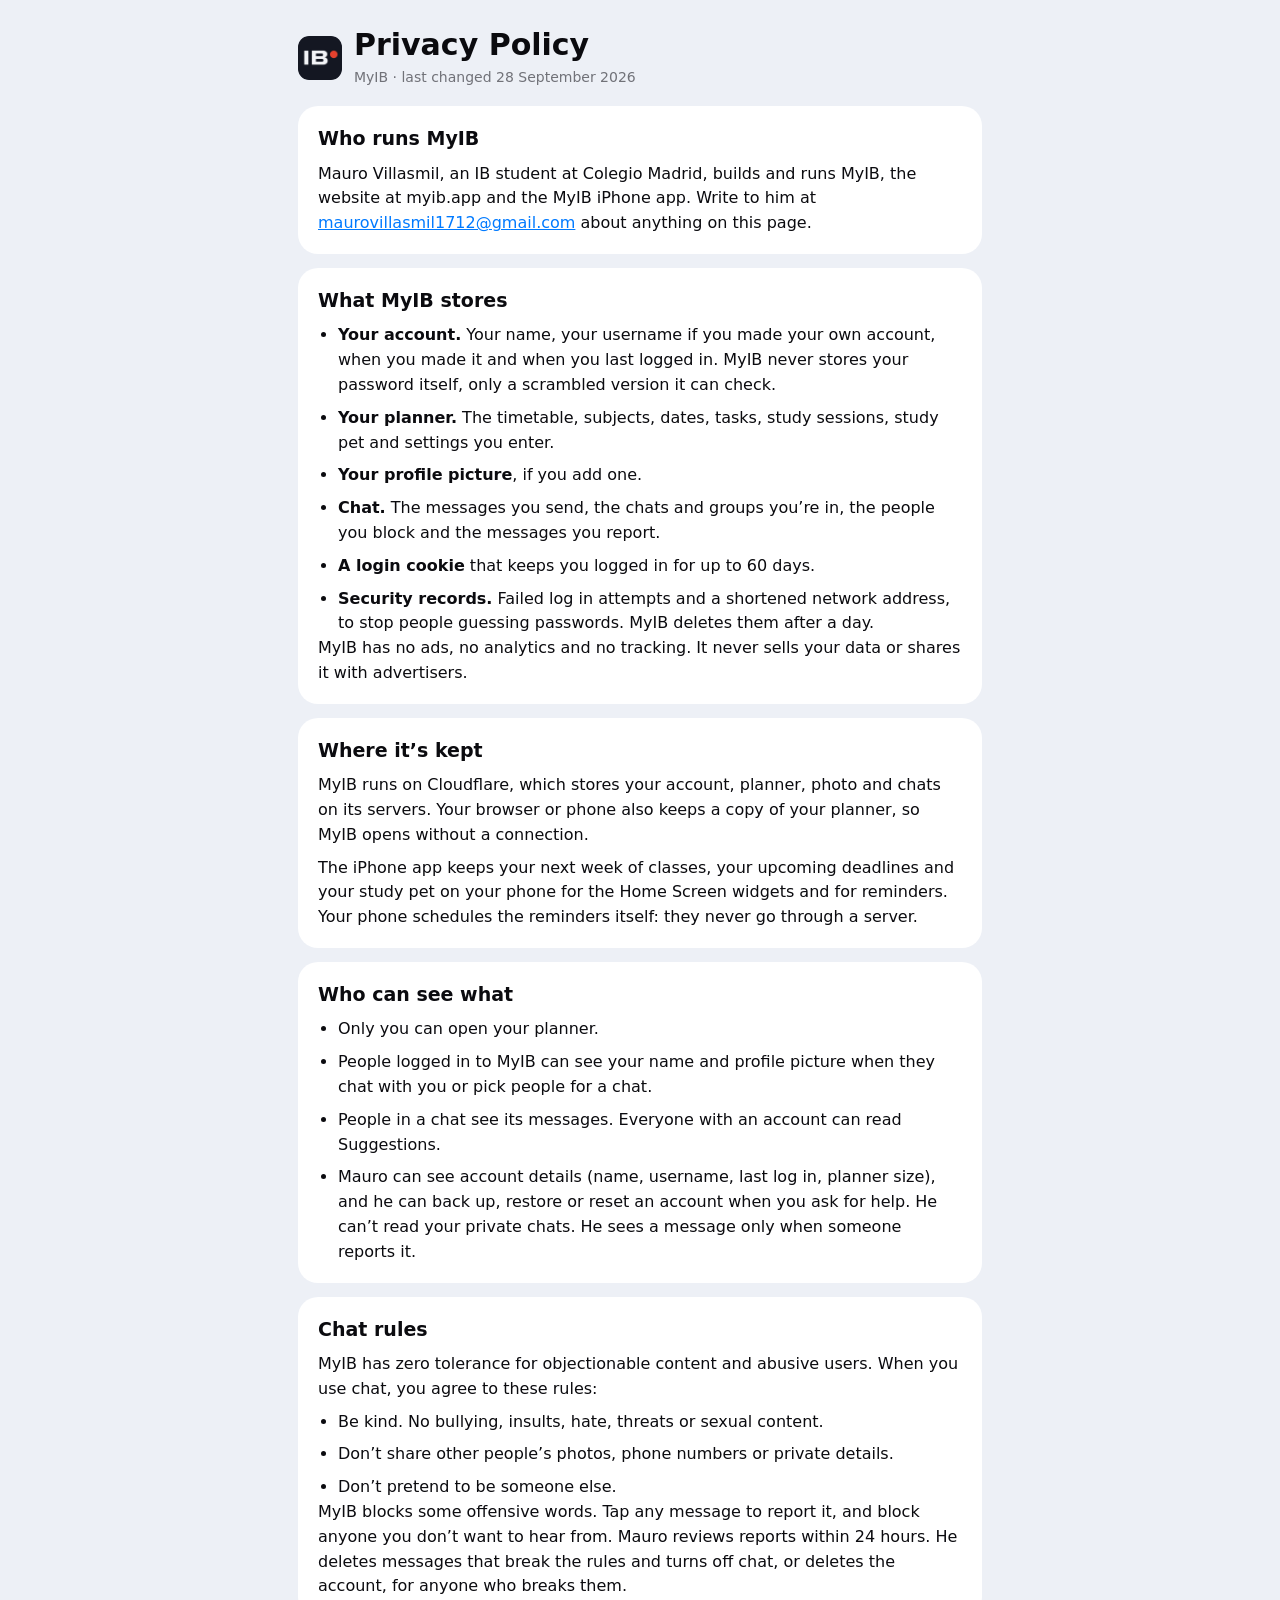
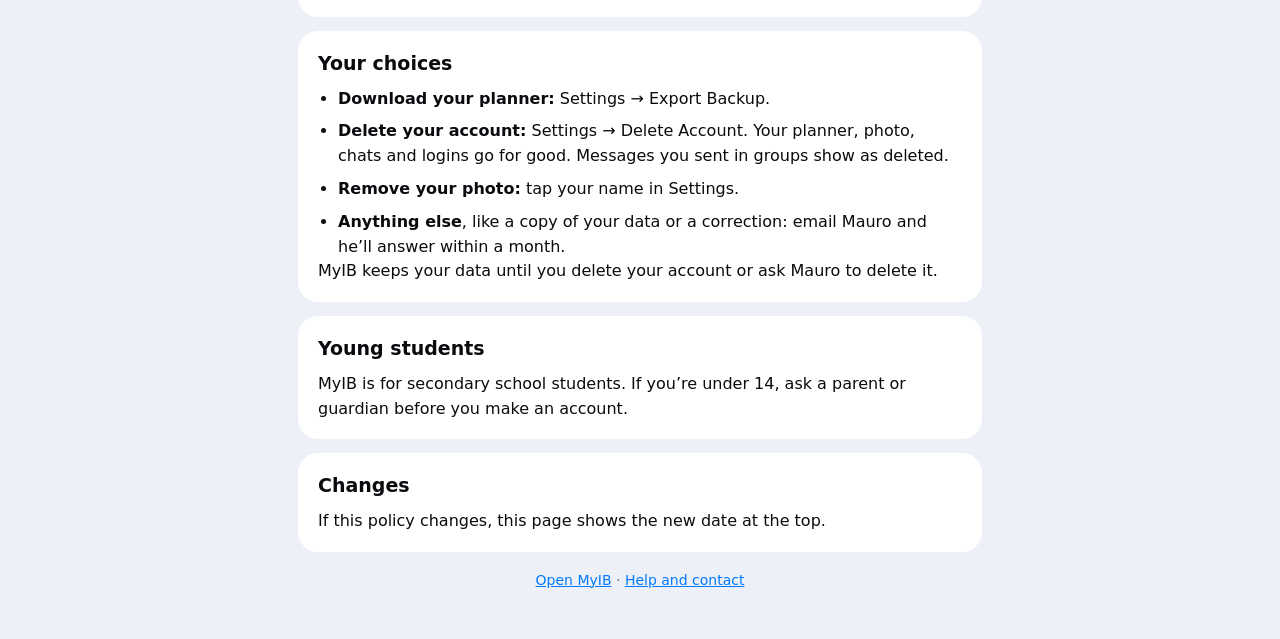
<file: privacy.html>
<!doctype html>
<html lang="en">
<head>
<meta charset="utf-8">
<meta name="viewport" content="width=device-width, initial-scale=1, viewport-fit=cover">
<title>MyIB Privacy Policy</title>
<meta name="description" content="What MyIB stores, who can see it, and how to delete it.">
<meta name="color-scheme" content="light dark">
<link rel="icon" href="icons/favicon.svg" type="image/svg+xml">
<style>
  :root { --bg: #EDF0F6; --card: #fff; --text: #0B0B0F; --sub: rgb(60 60 67 / .7); --line: rgb(60 60 67 / .15); --accent: #007AFF; }
  @media (prefers-color-scheme: dark) { :root { --bg: #040507; --card: #1C1C1E; --text: #fff; --sub: rgb(235 235 245 / .65); --line: rgb(84 84 88 / .6); --accent: #0A84FF; } }
  * { box-sizing: border-box; }
  body { margin: 0; background: var(--bg); color: var(--text); font: 16px/1.55 -apple-system, BlinkMacSystemFont, "SF Pro Text", "Segoe UI", Roboto, system-ui, sans-serif; -webkit-text-size-adjust: 100%; }
  main { max-width: 720px; margin: 0 auto; padding: calc(28px + env(safe-area-inset-top)) max(18px, env(safe-area-inset-right)) calc(48px + env(safe-area-inset-bottom)) max(18px, env(safe-area-inset-left)); }
  header { display: flex; align-items: center; gap: 12px; margin-bottom: 18px; }
  header img { width: 44px; height: 44px; border-radius: 11px; }
  h1 { font-size: 30px; line-height: 1.15; margin: 0; }
  .date { color: var(--sub); font-size: 14px; margin: 4px 0 0; }
  section { background: var(--card); border-radius: 20px; padding: 18px 20px; margin-top: 14px; }
  h2 { font-size: 19px; margin: 0 0 8px; }
  p, li { margin: 0 0 8px; }
  ul { margin: 0; padding-left: 20px; }
  li:last-child, p:last-child { margin-bottom: 0; }
  a { color: var(--accent); }
  .foot { color: var(--sub); font-size: 14px; margin-top: 18px; text-align: center; }
</style>
</head>
<body>
<main>
  <header>
    <img src="icons/icon-192.png" alt="" width="44" height="44">
    <div><h1>Privacy Policy</h1><p class="date">MyIB · last changed 28 September 2026</p></div>
  </header>

  <section>
    <h2>Who runs MyIB</h2>
    <p>Mauro Villasmil, an IB student at Colegio Madrid, builds and runs MyIB, the website at myib.app and the MyIB iPhone app. Write to him at <a href="mailto:maurovillasmil1712@gmail.com">maurovillasmil1712@gmail.com</a> about anything on this page.</p>
  </section>

  <section>
    <h2>What MyIB stores</h2>
    <ul>
      <li><b>Your account.</b> Your name, your username if you made your own account, when you made it and when you last logged in. MyIB never stores your password itself, only a scrambled version it can check.</li>
      <li><b>Your planner.</b> The timetable, subjects, dates, tasks, study sessions, study pet and settings you enter.</li>
      <li><b>Your profile picture</b>, if you add one.</li>
      <li><b>Chat.</b> The messages you send, the chats and groups you’re in, the people you block and the messages you report.</li>
      <li><b>A login cookie</b> that keeps you logged in for up to 60 days.</li>
      <li><b>Security records.</b> Failed log in attempts and a shortened network address, to stop people guessing passwords. MyIB deletes them after a day.</li>
    </ul>
    <p>MyIB has no ads, no analytics and no tracking. It never sells your data or shares it with advertisers.</p>
  </section>

  <section>
    <h2>Where it’s kept</h2>
    <p>MyIB runs on Cloudflare, which stores your account, planner, photo and chats on its servers. Your browser or phone also keeps a copy of your planner, so MyIB opens without a connection.</p>
    <p>The iPhone app keeps your next week of classes, your upcoming deadlines and your study pet on your phone for the Home Screen widgets and for reminders. Your phone schedules the reminders itself: they never go through a server.</p>
  </section>

  <section>
    <h2>Who can see what</h2>
    <ul>
      <li>Only you can open your planner.</li>
      <li>People logged in to MyIB can see your name and profile picture when they chat with you or pick people for a chat.</li>
      <li>People in a chat see its messages. Everyone with an account can read Suggestions.</li>
      <li>Mauro can see account details (name, username, last log in, planner size), and he can back up, restore or reset an account when you ask for help. He can’t read your private chats. He sees a message only when someone reports it.</li>
    </ul>
  </section>

  <section id="chat">
    <h2>Chat rules</h2>
    <p>MyIB has zero tolerance for objectionable content and abusive users. When you use chat, you agree to these rules:</p>
    <ul>
      <li>Be kind. No bullying, insults, hate, threats or sexual content.</li>
      <li>Don’t share other people’s photos, phone numbers or private details.</li>
      <li>Don’t pretend to be someone else.</li>
    </ul>
    <p>MyIB blocks some offensive words. Tap any message to report it, and block anyone you don’t want to hear from. Mauro reviews reports within 24 hours. He deletes messages that break the rules and turns off chat, or deletes the account, for anyone who breaks them.</p>
  </section>

  <section>
    <h2>Your choices</h2>
    <ul>
      <li><b>Download your planner:</b> Settings → Export Backup.</li>
      <li><b>Delete your account:</b> Settings → Delete Account. Your planner, photo, chats and logins go for good. Messages you sent in groups show as deleted.</li>
      <li><b>Remove your photo:</b> tap your name in Settings.</li>
      <li><b>Anything else</b>, like a copy of your data or a correction: email Mauro and he’ll answer within a month.</li>
    </ul>
    <p>MyIB keeps your data until you delete your account or ask Mauro to delete it.</p>
  </section>

  <section>
    <h2>Young students</h2>
    <p>MyIB is for secondary school students. If you’re under 14, ask a parent or guardian before you make an account.</p>
  </section>

  <section>
    <h2>Changes</h2>
    <p>If this policy changes, this page shows the new date at the top.</p>
  </section>

  <p class="foot"><a href="/">Open MyIB</a> · <a href="/support">Help and contact</a></p>
</main>
</body>
</html>
</file>
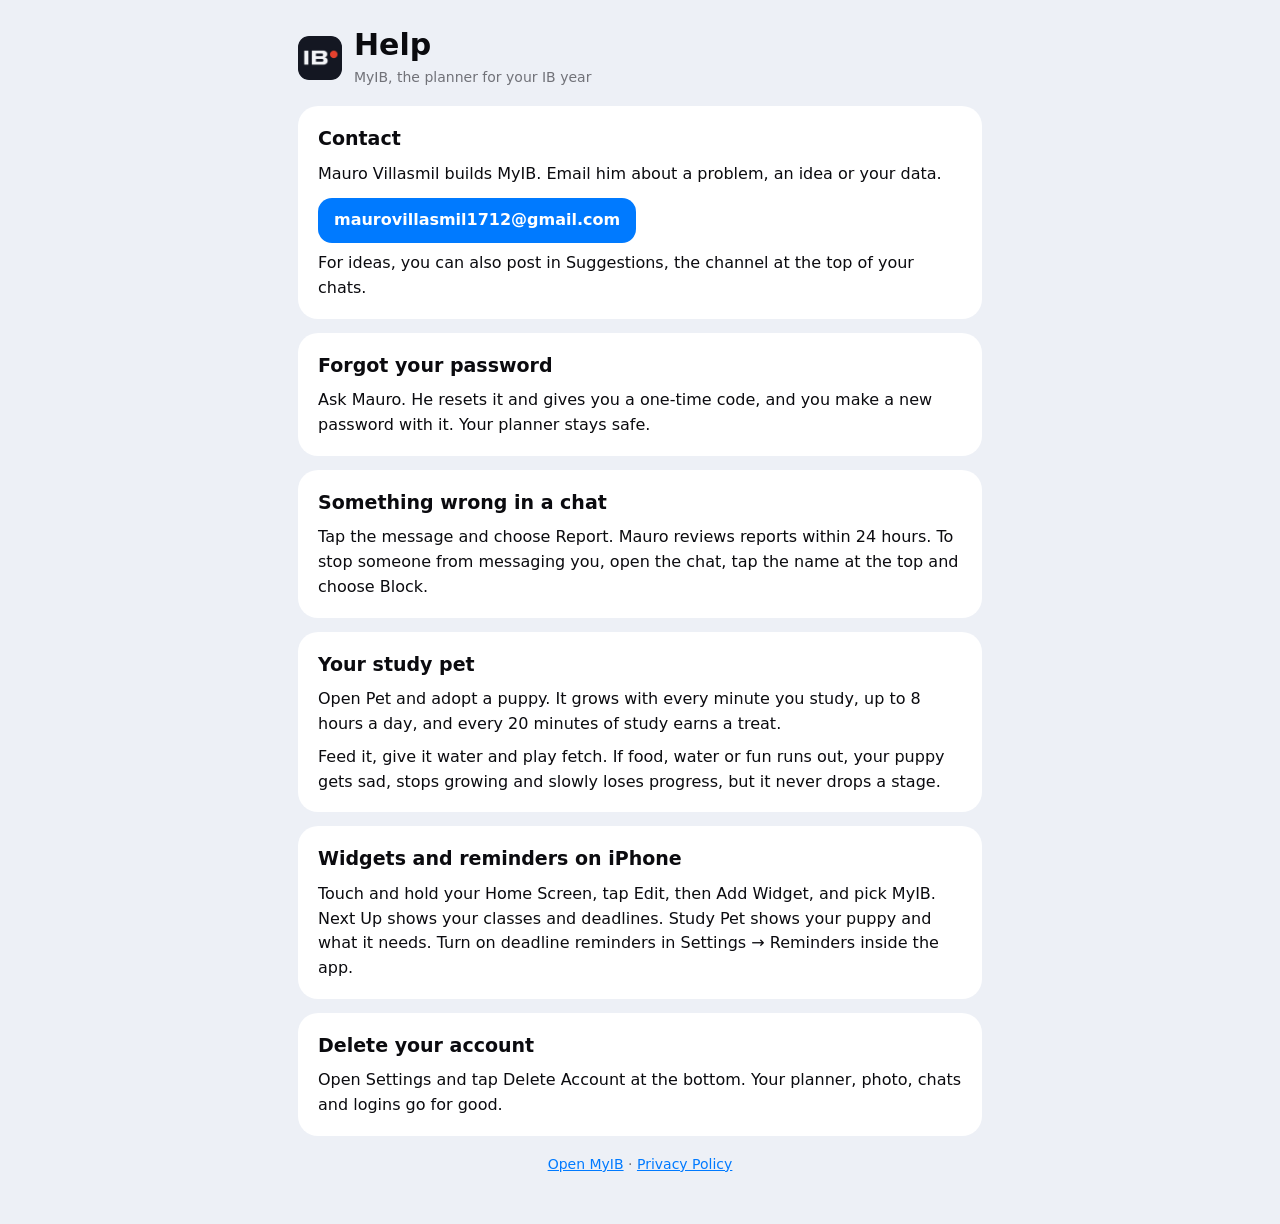
<file: support.html>
<!doctype html>
<html lang="en">
<head>
<meta charset="utf-8">
<meta name="viewport" content="width=device-width, initial-scale=1, viewport-fit=cover">
<title>MyIB Help</title>
<meta name="description" content="Help with MyIB, the IB planner, and how to reach its developer.">
<meta name="color-scheme" content="light dark">
<link rel="icon" href="icons/favicon.svg" type="image/svg+xml">
<style>
  :root { --bg: #EDF0F6; --card: #fff; --text: #0B0B0F; --sub: rgb(60 60 67 / .7); --accent: #007AFF; }
  @media (prefers-color-scheme: dark) { :root { --bg: #040507; --card: #1C1C1E; --text: #fff; --sub: rgb(235 235 245 / .65); --accent: #0A84FF; } }
  * { box-sizing: border-box; }
  body { margin: 0; background: var(--bg); color: var(--text); font: 16px/1.55 -apple-system, BlinkMacSystemFont, "SF Pro Text", "Segoe UI", Roboto, system-ui, sans-serif; -webkit-text-size-adjust: 100%; }
  main { max-width: 720px; margin: 0 auto; padding: calc(28px + env(safe-area-inset-top)) max(18px, env(safe-area-inset-right)) calc(48px + env(safe-area-inset-bottom)) max(18px, env(safe-area-inset-left)); }
  header { display: flex; align-items: center; gap: 12px; margin-bottom: 18px; }
  header img { width: 44px; height: 44px; border-radius: 11px; }
  h1 { font-size: 30px; line-height: 1.15; margin: 0; }
  .sub { color: var(--sub); font-size: 14px; margin: 4px 0 0; }
  section { background: var(--card); border-radius: 20px; padding: 18px 20px; margin-top: 14px; }
  h2 { font-size: 19px; margin: 0 0 8px; }
  p { margin: 0 0 8px; }
  p:last-child { margin-bottom: 0; }
  a { color: var(--accent); }
  .mail { display: inline-block; margin-top: 4px; padding: 10px 16px; border-radius: 14px; background: var(--accent); color: #fff; text-decoration: none; font-weight: 600; }
  .foot { color: var(--sub); font-size: 14px; margin-top: 18px; text-align: center; }
</style>
</head>
<body>
<main>
  <header>
    <img src="icons/icon-192.png" alt="" width="44" height="44">
    <div><h1>Help</h1><p class="sub">MyIB, the planner for your IB year</p></div>
  </header>

  <section>
    <h2>Contact</h2>
    <p>Mauro Villasmil builds MyIB. Email him about a problem, an idea or your data.</p>
    <p><a class="mail" href="mailto:maurovillasmil1712@gmail.com">maurovillasmil1712@gmail.com</a></p>
    <p>For ideas, you can also post in Suggestions, the channel at the top of your chats.</p>
  </section>

  <section>
    <h2>Forgot your password</h2>
    <p>Ask Mauro. He resets it and gives you a one-time code, and you make a new password with it. Your planner stays safe.</p>
  </section>

  <section>
    <h2>Something wrong in a chat</h2>
    <p>Tap the message and choose Report. Mauro reviews reports within 24 hours. To stop someone from messaging you, open the chat, tap the name at the top and choose Block.</p>
  </section>

  <section>
    <h2>Your study pet</h2>
    <p>Open Pet and adopt a puppy. It grows with every minute you study, up to 8 hours a day, and every 20 minutes of study earns a treat.</p>
    <p>Feed it, give it water and play fetch. If food, water or fun runs out, your puppy gets sad, stops growing and slowly loses progress, but it never drops a stage.</p>
  </section>

  <section>
    <h2>Widgets and reminders on iPhone</h2>
    <p>Touch and hold your Home Screen, tap Edit, then Add Widget, and pick MyIB. Next Up shows your classes and deadlines. Study Pet shows your puppy and what it needs. Turn on deadline reminders in Settings → Reminders inside the app.</p>
  </section>

  <section>
    <h2>Delete your account</h2>
    <p>Open Settings and tap Delete Account at the bottom. Your planner, photo, chats and logins go for good.</p>
  </section>

  <p class="foot"><a href="/">Open MyIB</a> · <a href="/privacy">Privacy Policy</a></p>
</main>
</body>
</html>
</file>
